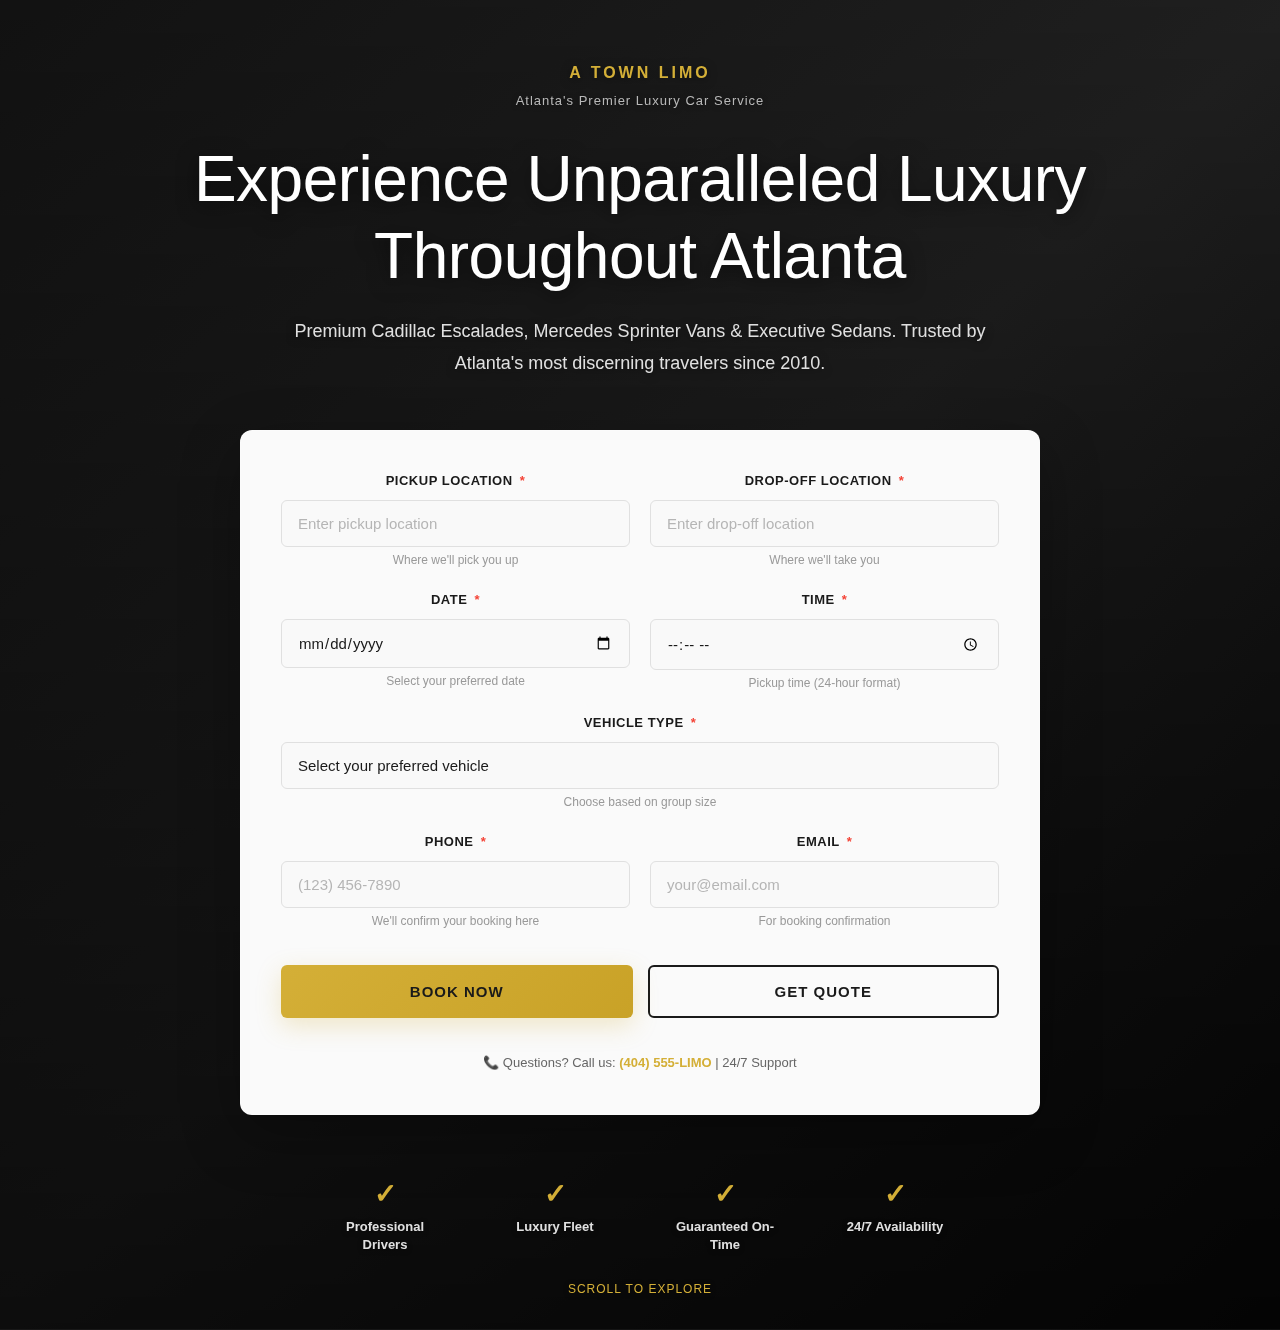
<file: index.html>
<!DOCTYPE html>
<html lang="en">
<head>
    <meta charset="UTF-8">
    <meta name="viewport" content="width=device-width, initial-scale=1.0">
    <title>A Town Limo - Premium Luxury Limousine Service in Atlanta</title>
    <link rel="stylesheet" href="hero-style.css">
</head>
<body>
    <!-- HERO SECTION -->
    <section class="hero-section">
        <!-- Background with overlay -->
        <div class="hero-background">
            <div class="hero-overlay"></div>
        </div>

        <!-- Hero Content -->
        <div class="hero-container">
            <div class="hero-content">
                <!-- Logo/Brand -->
                <div class="hero-brand">
                    <h1 class="brand-name">A TOWN LIMO</h1>
                    <p class="brand-tagline">Atlanta's Premier Luxury Car Service</p>
                </div>

                <!-- Main Headline -->
                <div class="hero-headline" role="heading" aria-level="2">
                    <h2 class="main-headline">Experience Unparalleled Luxury Throughout Atlanta</h2>
                </div>

                <!-- Subheadline -->
                <div class="hero-subheadline">
                    <p>Premium Cadillac Escalades, Mercedes Sprinter Vans & Executive Sedans. Trusted by Atlanta's most discerning travelers since 2010.</p>
                </div>

                <!-- Booking Form -->
                <div class="booking-form-container" role="region" aria-labelledby="booking-title">
                    <h3 id="booking-title" class="sr-only">Book Your Luxury Ride</h3>
                    <form class="booking-form" id="townLimoForm" novalidate>
                        <div class="form-row">
                            <div class="form-group">
                                <label for="pickup">Pickup Location <span class="required-indicator" aria-label="required">*</span></label>
                                <input type="text" id="pickup" name="pickup" placeholder="Enter pickup location" required aria-required="true" aria-describedby="pickup-hint">
                                <span id="pickup-hint" class="form-hint">Where we'll pick you up</span>
                            </div>
                            <div class="form-group">
                                <label for="dropoff">Drop-off Location <span class="required-indicator" aria-label="required">*</span></label>
                                <input type="text" id="dropoff" name="dropoff" placeholder="Enter drop-off location" required aria-required="true" aria-describedby="dropoff-hint">
                                <span id="dropoff-hint" class="form-hint">Where we'll take you</span>
                            </div>
                        </div>

                        <div class="form-row">
                            <div class="form-group">
                                <label for="date">Date <span class="required-indicator" aria-label="required">*</span></label>
                                <input type="date" id="date" name="date" required aria-required="true" aria-describedby="date-hint">
                                <span id="date-hint" class="form-hint">Select your preferred date</span>
                            </div>
                            <div class="form-group">
                                <label for="time">Time <span class="required-indicator" aria-label="required">*</span></label>
                                <input type="time" id="time" name="time" required aria-required="true" aria-describedby="time-hint">
                                <span id="time-hint" class="form-hint">Pickup time (24-hour format)</span>
                            </div>
                        </div>

                        <div class="form-row">
                            <div class="form-group full-width">
                                <label for="vehicle">Vehicle Type <span class="required-indicator" aria-label="required">*</span></label>
                                <select id="vehicle" name="vehicle" required aria-required="true" aria-describedby="vehicle-hint">
                                    <option value="">Select your preferred vehicle</option>
                                    <option value="cadillac-escalade">Cadillac Escalade (SUV) - Up to 6 passengers</option>
                                    <option value="mercedes-sedan">Mercedes E-Class Sedan - Up to 4 passengers</option>
                                    <option value="sprinter-van">Mercedes Sprinter Van - Up to 14 passengers</option>
                                </select>
                                <span id="vehicle-hint" class="form-hint">Choose based on group size</span>
                            </div>
                        </div>

                        <div class="form-row">
                            <div class="form-group">
                                <label for="phone">Phone <span class="required-indicator" aria-label="required">*</span></label>
                                <input type="tel" id="phone" name="phone" placeholder="(123) 456-7890" required aria-required="true" aria-describedby="phone-hint phone-error">
                                <span id="phone-hint" class="form-hint">We'll confirm your booking here</span>
                                <span id="phone-error" class="form-error" aria-live="polite" role="alert"></span>
                            </div>
                            <div class="form-group">
                                <label for="email">Email <span class="required-indicator" aria-label="required">*</span></label>
                                <input type="email" id="email" name="email" placeholder="your@email.com" required aria-required="true" aria-describedby="email-hint email-error">
                                <span id="email-hint" class="form-hint">For booking confirmation</span>
                                <span id="email-error" class="form-error" aria-live="polite" role="alert"></span>
                            </div>
                        </div>

                        <div class="form-actions">
                            <button type="submit" class="btn btn-primary" aria-label="Submit booking for your luxury ride">BOOK NOW</button>
                            <button type="button" class="btn btn-secondary" aria-label="Request a quote for your service">GET QUOTE</button>
                        </div>

                        <p class="form-note" role="complementary">📞 Questions? Call us: <strong><a href="tel:+14045551546" aria-label="Call A Town Limo at 404-555-LIMO">(404) 555-LIMO</a></strong> | 24/7 Support</p>
                    </form>
                </div>

                <!-- Trust Badges -->
                <div class="trust-badges">
                    <div class="badge">
                        <span class="badge-icon">✓</span>
                        <span class="badge-text">Professional Drivers</span>
                    </div>
                    <div class="badge">
                        <span class="badge-icon">✓</span>
                        <span class="badge-text">Luxury Fleet</span>
                    </div>
                    <div class="badge">
                        <span class="badge-icon">✓</span>
                        <span class="badge-text">Guaranteed On-Time</span>
                    </div>
                    <div class="badge">
                        <span class="badge-icon">✓</span>
                        <span class="badge-text">24/7 Availability</span>
                    </div>
                </div>
            </div>
        </div>

        <!-- Scroll Indicator -->
        <div class="scroll-indicator">
            <span>Scroll to explore</span>
        </div>
    </section>

    <script src="hero-script.js"></script>
</body>
</html>
</file>
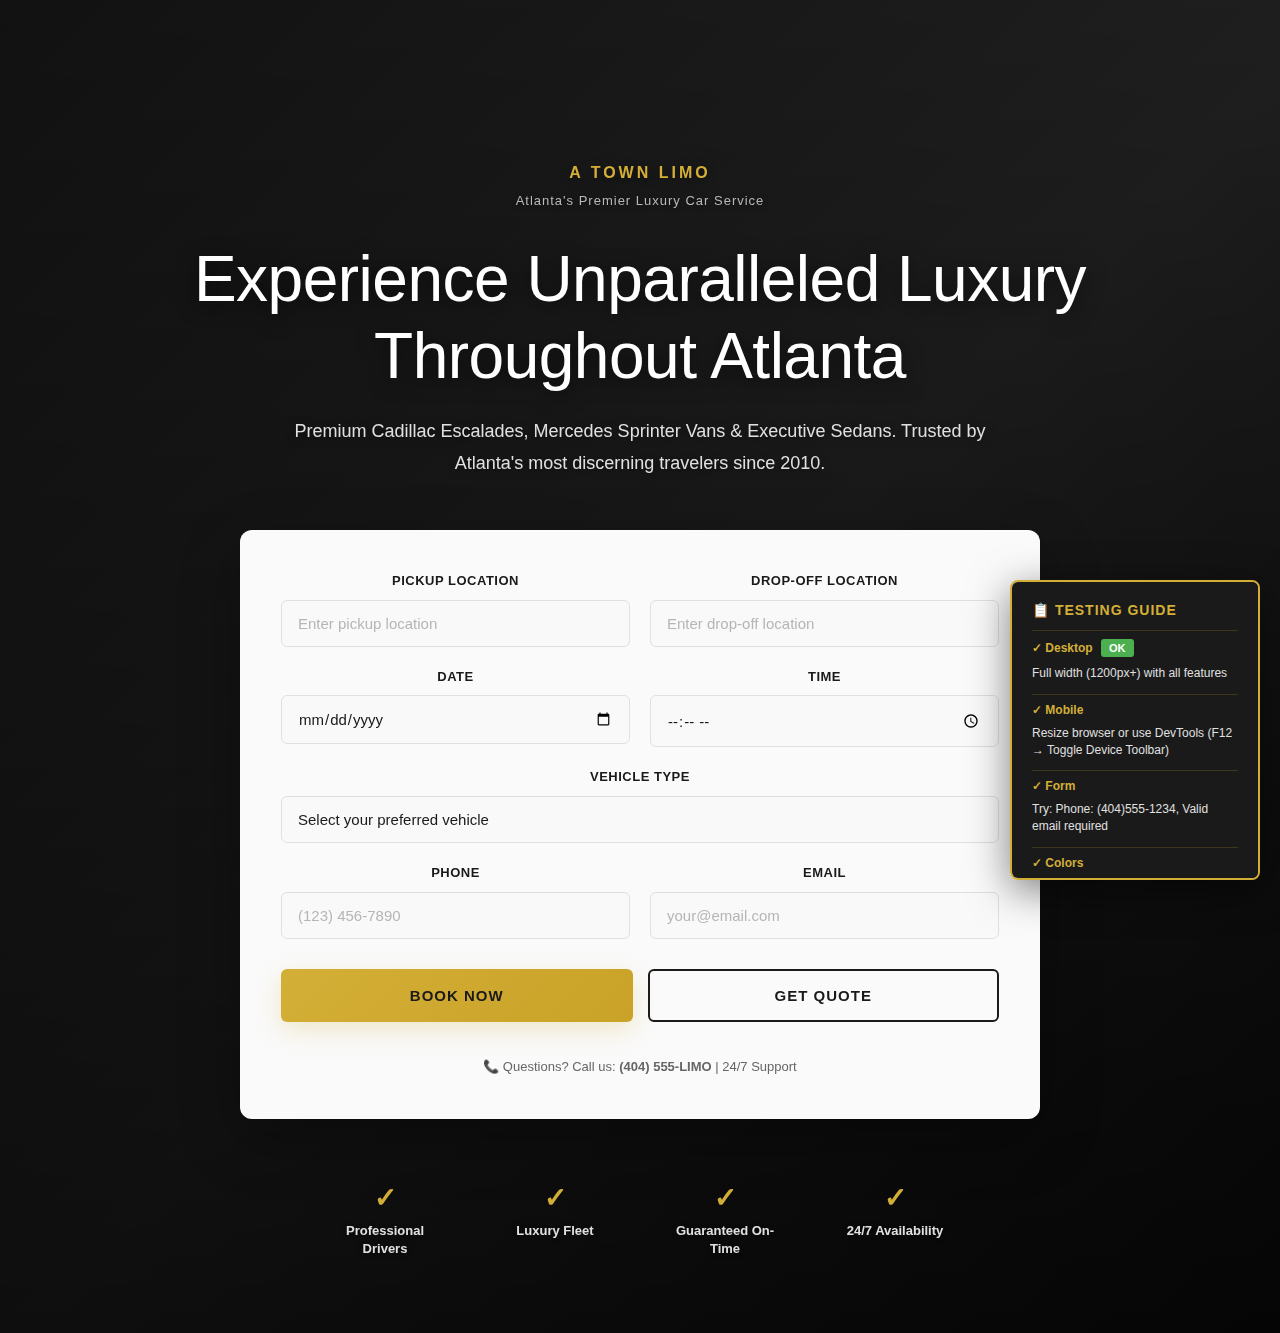
<file: DEMO_TEST.html>
<!DOCTYPE html>
<html lang="en">
<head>
    <meta charset="UTF-8">
    <meta name="viewport" content="width=device-width, initial-scale=1.0">
    <title>A Town Limo - Demo Testing Page</title>
    <style>
        * { margin: 0; padding: 0; box-sizing: border-box; }
        body { font-family: 'Segoe UI', Tahoma, Geneva, Verdana, sans-serif; }
        
        .testing-panel {
            position: fixed;
            bottom: 20px;
            right: 20px;
            background: #1a1a1a;
            color: #d4af37;
            padding: 20px;
            border-radius: 8px;
            border: 2px solid #d4af37;
            font-size: 12px;
            max-width: 250px;
            z-index: 10000;
            max-height: 300px;
            overflow-y: auto;
            box-shadow: 0 10px 40px rgba(0,0,0,0.5);
        }
        
        .testing-panel h3 {
            margin-bottom: 10px;
            font-size: 14px;
            text-transform: uppercase;
            letter-spacing: 1px;
        }
        
        .testing-panel p {
            margin: 8px 0;
            line-height: 1.4;
            color: #e0e0e0;
        }
        
        .testing-panel code {
            background: rgba(0,0,0,0.5);
            padding: 2px 6px;
            border-radius: 3px;
            color: #d4af37;
            font-family: monospace;
        }
        
        .test-item {
            margin: 12px 0;
            padding-top: 8px;
            border-top: 1px solid rgba(212, 175, 55, 0.2);
        }
        
        .status-badge {
            display: inline-block;
            padding: 3px 8px;
            border-radius: 3px;
            font-size: 11px;
            font-weight: 600;
            margin-left: 5px;
        }
        
        .status-ready {
            background: #4CAF50;
            color: white;
        }
        
        .status-info {
            background: #2196F3;
            color: white;
        }
        
        .testing-panel a {
            color: #d4af37;
            text-decoration: none;
            border-bottom: 1px dotted #d4af37;
        }
        
        .testing-panel a:hover {
            text-decoration: underline;
        }

        .hero-iframe {
            width: 100%;
            border: none;
            display: block;
        }
    </style>
</head>
<body>

    <!-- Main iframe to display hero section -->
    <iframe class="hero-iframe" id="heroFrame" src="hero-section.html" style="height: 100vh;"></iframe>

    <!-- Testing Panel -->
    <div class="testing-panel">
        <h3>📋 Testing Guide</h3>
        
        <div class="test-item">
            <strong>✓ Desktop</strong> <span class="status-badge status-ready">OK</span>
            <p>Full width (1200px+) with all features</p>
        </div>
        
        <div class="test-item">
            <strong>✓ Mobile</strong>
            <p>Resize browser or use DevTools (F12 → Toggle Device Toolbar)</p>
        </div>
        
        <div class="test-item">
            <strong>✓ Form</strong>
            <p>Try: Phone: (404)555-1234, Valid email required</p>
        </div>
        
        <div class="test-item">
            <strong>✓ Colors</strong>
            <p>Gold: <code>#d4af37</code> | Dark: <code>#1a1a1a</code></p>
        </div>
        
        <div class="test-item">
            <strong>✓ Performance</strong>
            <p>Check DevTools → Performance tab</p>
        </div>
        
        <div class="test-item">
            <strong>✓ Responsive Breakpoints</strong>
            <p>
                1200px+ Desktop<br>
                768-1199px Tablet<br>
                480-767px Mobile<br>
                &lt;480px Small
            </p>
        </div>

        <div class="test-item">
            <strong>📱 Device Test</strong> <span class="status-badge status-info">TIP</span>
            <p>Open DevTools (F12) → Right-click → Inspect frame element to test form directly</p>
        </div>
    </div>

    <script>
        // Responsive iframe height
        function resizeIframe() {
            const frame = document.getElementById('heroFrame');
            if (frame && frame.contentDocument) {
                frame.style.height = (frame.contentDocument.documentElement.scrollHeight + 100) + 'px';
            }
        }

        window.addEventListener('resize', resizeIframe);
        window.addEventListener('load', resizeIframe);

        // Log browser info
        console.log('%c✓ A Town Limo Hero Section', 'color: #d4af37; font-size: 16px; font-weight: bold;');
        console.log('%cTesting Environment Ready', 'color: #4CAF50; font-size: 14px;');
        console.log('Browser:', navigator.userAgent.split(' ').slice(-2).join(' '));
        console.log('Viewport:', window.innerWidth + 'x' + window.innerHeight);
        console.log('Files loaded successfully ✓');
    </script>

</body>
</html>
</file>
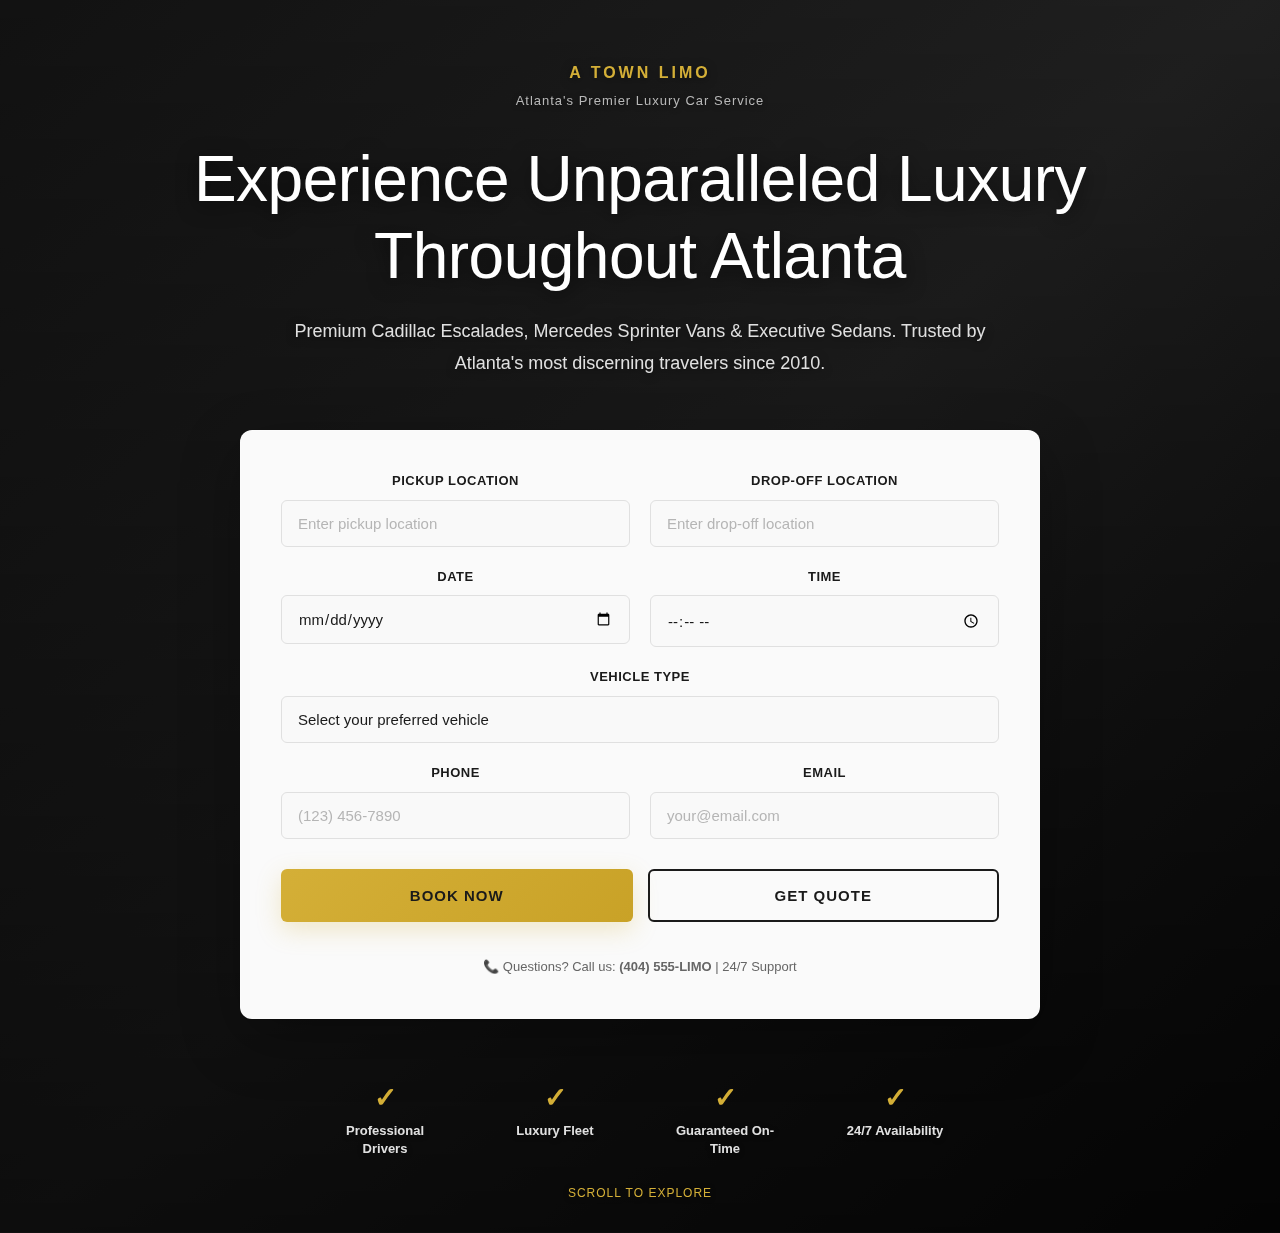
<file: hero-section.html>
<!DOCTYPE html>
<html lang="en">
<head>
    <meta charset="UTF-8">
    <meta name="viewport" content="width=device-width, initial-scale=1.0">
    <title>A Town Limo - Premium Luxury Limousine Service in Atlanta</title>
    <link rel="stylesheet" href="hero-style.css">
</head>
<body>
    <!-- HERO SECTION -->
    <section class="hero-section">
        <!-- Background with overlay -->
        <div class="hero-background">
            <div class="hero-overlay"></div>
        </div>

        <!-- Hero Content -->
        <div class="hero-container">
            <div class="hero-content">
                <!-- Logo/Brand -->
                <div class="hero-brand">
                    <h1 class="brand-name">A TOWN LIMO</h1>
                    <p class="brand-tagline">Atlanta's Premier Luxury Car Service</p>
                </div>

                <!-- Main Headline -->
                <div class="hero-headline">
                    <h2 class="main-headline">Experience Unparalleled Luxury Throughout Atlanta</h2>
                </div>

                <!-- Subheadline -->
                <div class="hero-subheadline">
                    <p>Premium Cadillac Escalades, Mercedes Sprinter Vans & Executive Sedans. Trusted by Atlanta's most discerning travelers since 2010.</p>
                </div>

                <!-- Booking Form -->
                <div class="booking-form-container" role="region" aria-labelledby="booking-title">
                    <h3 id="booking-title" class="sr-only">Book Your Luxury Ride</h3>
                    <form class="booking-form" id="townLimoForm" novalidate>
                        <div class="form-row">
                            <div class="form-group">
                                <label for="pickup">Pickup Location</label>
                                <input type="text" id="pickup" name="pickup" placeholder="Enter pickup location" required>
                            </div>
                            <div class="form-group">
                                <label for="dropoff">Drop-off Location</label>
                                <input type="text" id="dropoff" name="dropoff" placeholder="Enter drop-off location" required>
                            </div>
                        </div>

                        <div class="form-row">
                            <div class="form-group">
                                <label for="date">Date</label>
                                <input type="date" id="date" name="date" required>
                            </div>
                            <div class="form-group">
                                <label for="time">Time</label>
                                <input type="time" id="time" name="time" required>
                            </div>
                        </div>

                        <div class="form-row">
                            <div class="form-group full-width">
                                <label for="vehicle">Vehicle Type</label>
                                <select id="vehicle" name="vehicle" required>
                                    <option value="">Select your preferred vehicle</option>
                                    <option value="cadillac-escalade">Cadillac Escalade (SUV)</option>
                                    <option value="mercedes-sedan">Mercedes E-Class Sedan</option>
                                    <option value="sprinter-van">Mercedes Sprinter Van</option>
                                </select>
                            </div>
                        </div>

                        <div class="form-row">
                            <div class="form-group">
                                <label for="phone">Phone</label>
                                <input type="tel" id="phone" name="phone" placeholder="(123) 456-7890" required>
                            </div>
                            <div class="form-group">
                                <label for="email">Email</label>
                                <input type="email" id="email" name="email" placeholder="your@email.com" required>
                            </div>
                        </div>

                        <div class="form-actions">
                            <button type="submit" class="btn btn-primary">BOOK NOW</button>
                            <button type="button" class="btn btn-secondary">GET QUOTE</button>
                        </div>

                        <p class="form-note">📞 Questions? Call us: <strong>(404) 555-LIMO</strong> | 24/7 Support</p>
                    </form>
                </div>

                <!-- Trust Badges -->
                <div class="trust-badges">
                    <div class="badge">
                        <span class="badge-icon">✓</span>
                        <span class="badge-text">Professional Drivers</span>
                    </div>
                    <div class="badge">
                        <span class="badge-icon">✓</span>
                        <span class="badge-text">Luxury Fleet</span>
                    </div>
                    <div class="badge">
                        <span class="badge-icon">✓</span>
                        <span class="badge-text">Guaranteed On-Time</span>
                    </div>
                    <div class="badge">
                        <span class="badge-icon">✓</span>
                        <span class="badge-text">24/7 Availability</span>
                    </div>
                </div>
            </div>
        </div>

        <!-- Scroll Indicator -->
        <div class="scroll-indicator">
            <span>Scroll to explore</span>
        </div>
    </section>

    <script src="hero-script.js"></script>
</body>
</html>
</file>
<file: hero-style.css>
/* ========================================
   A TOWN LIMO - HERO SECTION
   Premium Luxury Design
   ======================================== */

* {
    margin: 0;
    padding: 0;
    box-sizing: border-box;
}

body {
    font-family: 'Segoe UI', Tahoma, Geneva, Verdana, sans-serif;
    line-height: 1.6;
    color: #333;
}

/* ========================================
   HERO SECTION CORE
   ======================================== */

.hero-section {
    position: relative;
    min-height: 100vh;
    display: flex;
    align-items: center;
    justify-content: center;
    overflow: hidden;
    padding: 60px 20px;
}

.hero-background {
    position: absolute;
    top: 0;
    left: 0;
    width: 100%;
    height: 100%;
    background: linear-gradient(135deg, #1a1a1a 0%, #2d2d2d 50%, #0f0f0f 100%),
                url('data:image/svg+xml,<svg xmlns="http://www.w3.org/2000/svg" viewBox="0 0 1200 600"><defs><pattern id="pattern" x="0" y="0" width="100" height="100" patternUnits="userSpaceOnUse"><rect x="0" y="0" width="100" height="100" fill="none" stroke="rgba(255,255,255,0.03)" stroke-width="1"/></pattern></defs><rect width="1200" height="600" fill="url(%23pattern)"/></svg>');
    background-size: cover;
    background-position: center;
    z-index: 1;
}

.hero-overlay {
    position: absolute;
    top: 0;
    left: 0;
    width: 100%;
    height: 100%;
    background: linear-gradient(180deg, 
        rgba(0, 0, 0, 0.3) 0%, 
        rgba(0, 0, 0, 0.5) 50%, 
        rgba(0, 0, 0, 0.7) 100%);
    backdrop-filter: blur(0.5px);
    z-index: 2;
}

.hero-container {
    position: relative;
    z-index: 3;
    max-width: 1200px;
    width: 100%;
}

.hero-content {
    text-align: center;
    animation: fadeInUp 1.2s ease-out;
}

@keyframes fadeInUp {
    from {
        opacity: 0;
        transform: translateY(30px);
    }
    to {
        opacity: 1;
        transform: translateY(0);
    }
}

/* ========================================
   BRAND & HEADLINES
   ======================================== */

.hero-brand {
    margin-bottom: 30px;
    animation: fadeIn 1s ease-out;
}

.brand-name {
    font-size: 16px;
    font-weight: 700;
    letter-spacing: 3px;
    text-transform: uppercase;
    color: #d4af37;
    margin-bottom: 5px;
    text-shadow: 0 2px 10px rgba(0, 0, 0, 0.5);
}

.brand-tagline {
    font-size: 13px;
    letter-spacing: 1px;
    color: #b8b8b8;
    font-weight: 300;
    text-shadow: 0 1px 5px rgba(0, 0, 0, 0.5);
}

@keyframes fadeIn {
    from {
        opacity: 0;
    }
    to {
        opacity: 1;
    }
}

.hero-headline {
    margin-bottom: 20px;
}

.main-headline {
    font-size: 64px;
    font-weight: 300;
    line-height: 1.2;
    color: #ffffff;
    letter-spacing: -0.5px;
    text-shadow: 0 4px 20px rgba(0, 0, 0, 0.6);
    margin-bottom: 10px;
}

.main-headline strong {
    font-weight: 700;
    color: #d4af37;
}

.hero-subheadline {
    margin-bottom: 50px;
}

.hero-subheadline p {
    font-size: 18px;
    color: #e0e0e0;
    font-weight: 300;
    max-width: 700px;
    margin: 0 auto;
    line-height: 1.8;
    text-shadow: 0 2px 8px rgba(0, 0, 0, 0.5);
}

/* ========================================
   SCREEN READER ONLY
   ======================================== */

.sr-only {
    position: absolute;
    width: 1px;
    height: 1px;
    padding: 0;
    margin: -1px;
    overflow: hidden;
    clip: rect(0, 0, 0, 0);
    white-space: nowrap;
    border-width: 0;
}

/* ========================================
   BOOKING FORM
   ======================================== */

.booking-form-container {
    background: rgba(255, 255, 255, 0.98);
    border-radius: 12px;
    padding: 40px;
    box-shadow: 0 20px 60px rgba(0, 0, 0, 0.3), 
                0 0 1px rgba(0, 0, 0, 0.1);
    max-width: 800px;
    margin: 0 auto 50px;
    backdrop-filter: blur(10px);
    border: 1px solid rgba(255, 255, 255, 0.2);
    animation: slideUp 0.6s cubic-bezier(0.34, 1.56, 0.64, 1);
}

@keyframes slideUp {
    from {
        opacity: 0;
        transform: translateY(20px);
    }
    to {
        opacity: 1;
        transform: translateY(0);
    }
}

.booking-form {
    display: flex;
    flex-direction: column;
    gap: 20px;
}

.form-row {
    display: grid;
    grid-template-columns: 1fr 1fr;
    gap: 20px;
}

.form-row.full-width {
    grid-template-columns: 1fr;
}

.form-group {
    display: flex;
    flex-direction: column;
}

.form-group.full-width {
    grid-column: 1 / -1;
}

.form-group label {
    font-size: 13px;
    font-weight: 600;
    text-transform: uppercase;
    letter-spacing: 0.5px;
    color: #1a1a1a;
    margin-bottom: 8px;
    display: block;
}

.required-indicator {
    color: #f44336;
    margin-left: 3px;
    font-weight: 700;
}

.form-hint {
    display: block;
    font-size: 12px;
    color: #999;
    margin-top: 4px;
    font-weight: 400;
    letter-spacing: normal;
    text-transform: none;
}

.form-error {
    display: block;
    font-size: 12px;
    color: #f44336;
    margin-top: 4px;
    font-weight: 500;
    text-transform: none;
    letter-spacing: normal;
}

.form-group input,
.form-group select {
    padding: 14px 16px;
    border: 1.5px solid #e0e0e0;
    border-radius: 6px;
    font-size: 15px;
    font-family: inherit;
    transition: all 0.25s cubic-bezier(0.4, 0, 0.2, 1);
    background: #f9f9f9;
    color: #1a1a1a;
    min-height: 44px;
    appearance: none;
    -webkit-appearance: none;
}

.form-group input::placeholder {
    color: #999;
    opacity: 0.7;
}

.form-group input:focus,
.form-group select:focus {
    outline: none;
    border-color: #d4af37;
    background: #fff;
    box-shadow: 0 0 0 4px rgba(212, 175, 55, 0.12), 0 4px 12px rgba(0, 0, 0, 0.08);
}

.form-group input.error,
.form-group select.error {
    border-color: #f44336 !important;
    background-color: #ffebee;
}

.form-group input.error:focus,
.form-group select.error:focus {
    box-shadow: 0 0 0 4px rgba(244, 67, 54, 0.12), 0 4px 12px rgba(244, 67, 54, 0.15);
}

/* ========================================
   FORM ACTIONS
   ======================================== */

.form-actions {
    display: grid;
    grid-template-columns: 1fr 1fr;
    gap: 15px;
    margin-top: 10px;
}

.btn {
    padding: 16px 32px;
    font-size: 15px;
    font-weight: 700;
    letter-spacing: 1px;
    text-transform: uppercase;
    border: none;
    border-radius: 6px;
    cursor: pointer;
    transition: all 0.3s ease;
    text-shadow: none;
    min-width: 120px;
    outline: 2px solid transparent;
    outline-offset: 2px;
}

.btn:focus-visible {
    outline: 2px solid #d4af37;
    outline-offset: 2px;
}

.btn-primary {
    background: linear-gradient(135deg, #d4af37 0%, #c9a227 100%);
    color: #1a1a1a;
    box-shadow: 0 8px 25px rgba(212, 175, 55, 0.25);
    position: relative;
}

.btn-primary::before {
    content: '';
    position: absolute;
    inset: 0;
    background: rgba(255, 255, 255, 0);
    border-radius: 6px;
    transition: background 0.3s ease;
}

.btn-primary:hover {
    transform: translateY(-3px);
    box-shadow: 0 14px 40px rgba(212, 175, 55, 0.4);
}

.btn-primary:hover::before {
    background: rgba(255, 255, 255, 0.1);
}

.btn-primary:active {
    transform: translateY(-1px);
    box-shadow: 0 6px 20px rgba(212, 175, 55, 0.3);
}

.btn-secondary {
    background: transparent;
    color: #1a1a1a;
    border: 2px solid #1a1a1a;
    transition: all 0.3s ease;
}

.btn-secondary:hover {
    background: #1a1a1a;
    color: #d4af37;
    border-color: #1a1a1a;
    transform: translateY(-3px);
    box-shadow: 0 8px 25px rgba(26, 26, 26, 0.2);
}

.btn-secondary:active {
    transform: translateY(-1px);
}

.form-note {
    text-align: center;
    font-size: 13px;
    color: #666;
    margin-top: 15px;
    line-height: 1.6;
}

.form-note a {
    color: #d4af37;
    text-decoration: none;
    font-weight: 600;
    transition: color 0.3s ease;
}

.form-note a:hover {
    color: #c9a227;
    text-decoration: underline;
}

.form-note a:focus-visible {
    outline: 2px solid #d4af37;
    outline-offset: 2px;
    border-radius: 2px;
}

/* ========================================
   TRUST BADGES
   ======================================== */

.trust-badges {
    display: grid;
    grid-template-columns: repeat(4, 1fr);
    gap: 20px;
    max-width: 700px;
    margin: 0 auto;
    padding: 0 20px;
}

.badge {
    display: flex;
    flex-direction: column;
    align-items: center;
    gap: 10px;
    padding: 15px;
    border-radius: 8px;
    transition: all 0.3s ease;
}

.badge:hover {
    transform: translateY(-2px);
}

.badge-icon {
    font-size: 28px;
    color: #d4af37;
    font-weight: 700;
    line-height: 1;
}

.badge-text {
    font-size: 13px;
    font-weight: 600;
    color: #e0e0e0;
    text-shadow: 0 1px 5px rgba(0, 0, 0, 0.5);
    text-align: center;
    line-height: 1.4;
}

/* ========================================
   SCROLL INDICATOR
   ======================================== */

.scroll-indicator {
    position: absolute;
    bottom: 30px;
    left: 50%;
    transform: translateX(-50%);
    z-index: 10;
}

.scroll-indicator span {
    display: block;
    font-size: 12px;
    color: #d4af37;
    letter-spacing: 1px;
    text-transform: uppercase;
    text-shadow: 0 1px 5px rgba(0, 0, 0, 0.5);
    animation: bounce 2s infinite;
}

@keyframes bounce {
    0%, 100% {
        transform: translateY(0);
        opacity: 0.7;
    }
    50% {
        transform: translateY(-10px);
        opacity: 1;
    }
}

/* ========================================
   RESPONSIVE DESIGN
   ======================================== */

@media (max-width: 768px) {
    .hero-section {
        padding: 40px 15px;
        min-height: auto;
    }

    .main-headline {
        font-size: 42px;
        margin-bottom: 15px;
        line-height: 1.25;
    }

    .hero-subheadline p {
        font-size: 16px;
        line-height: 1.6;
    }

    .booking-form-container {
        padding: 30px 20px;
        margin-bottom: 40px;
        border-radius: 10px;
    }

    .form-row {
        grid-template-columns: 1fr;
        gap: 15px;
    }

    .form-actions {
        grid-template-columns: 1fr;
        gap: 12px;
    }

    .btn {
        padding: 14px 28px;
        font-size: 14px;
        letter-spacing: 0.8px;
    }

    .trust-badges {
        grid-template-columns: repeat(2, 1fr);
        gap: 15px;
    }

    .badge-text {
        font-size: 12px;
    }

    .scroll-indicator {
        display: none;
    }
}

@media (max-width: 480px) {
    .hero-section {
        padding: 30px 12px;
    }

    .brand-name {
        font-size: 14px;
        letter-spacing: 2px;
        margin-bottom: 4px;
    }

    .brand-tagline {
        font-size: 12px;
        letter-spacing: 0.5px;
    }

    .main-headline {
        font-size: 32px;
        line-height: 1.2;
        margin-bottom: 12px;
    }

    .hero-subheadline p {
        font-size: 14px;
        line-height: 1.5;
    }

    .booking-form-container {
        padding: 20px 15px;
        border-radius: 10px;
        margin-bottom: 30px;
        box-shadow: 0 15px 40px rgba(0, 0, 0, 0.25);
    }

    .form-group label {
        font-size: 12px;
        margin-bottom: 6px;
    }

    .form-group input,
    .form-group select {
        padding: 12px 14px;
        font-size: 14px;
        min-height: 40px;
    }

    .form-hint {
        font-size: 11px;
        margin-top: 3px;
    }

    .form-error {
        font-size: 11px;
        margin-top: 3px;
    }

    .btn {
        padding: 12px 20px;
        font-size: 13px;
        letter-spacing: 0.5px;
        min-width: 100px;
    }

    .form-note {
        font-size: 11px;
        line-height: 1.5;
        margin-top: 12px;
    }

    .trust-badges {
        grid-template-columns: 1fr;
        gap: 10px;
    }

    .badge-icon {
        font-size: 24px;
    }

    .badge-text {
        font-size: 11px;
    }

    .form-row.full-width {
        margin-top: 10px;
    }

    .form-actions {
        gap: 10px;
    }
}

/* ========================================
   PRINT STYLES
   ======================================== */

@media print {
    .scroll-indicator {
        display: none;
    }

    .hero-section {
        page-break-after: avoid;
    }
}
</file>
